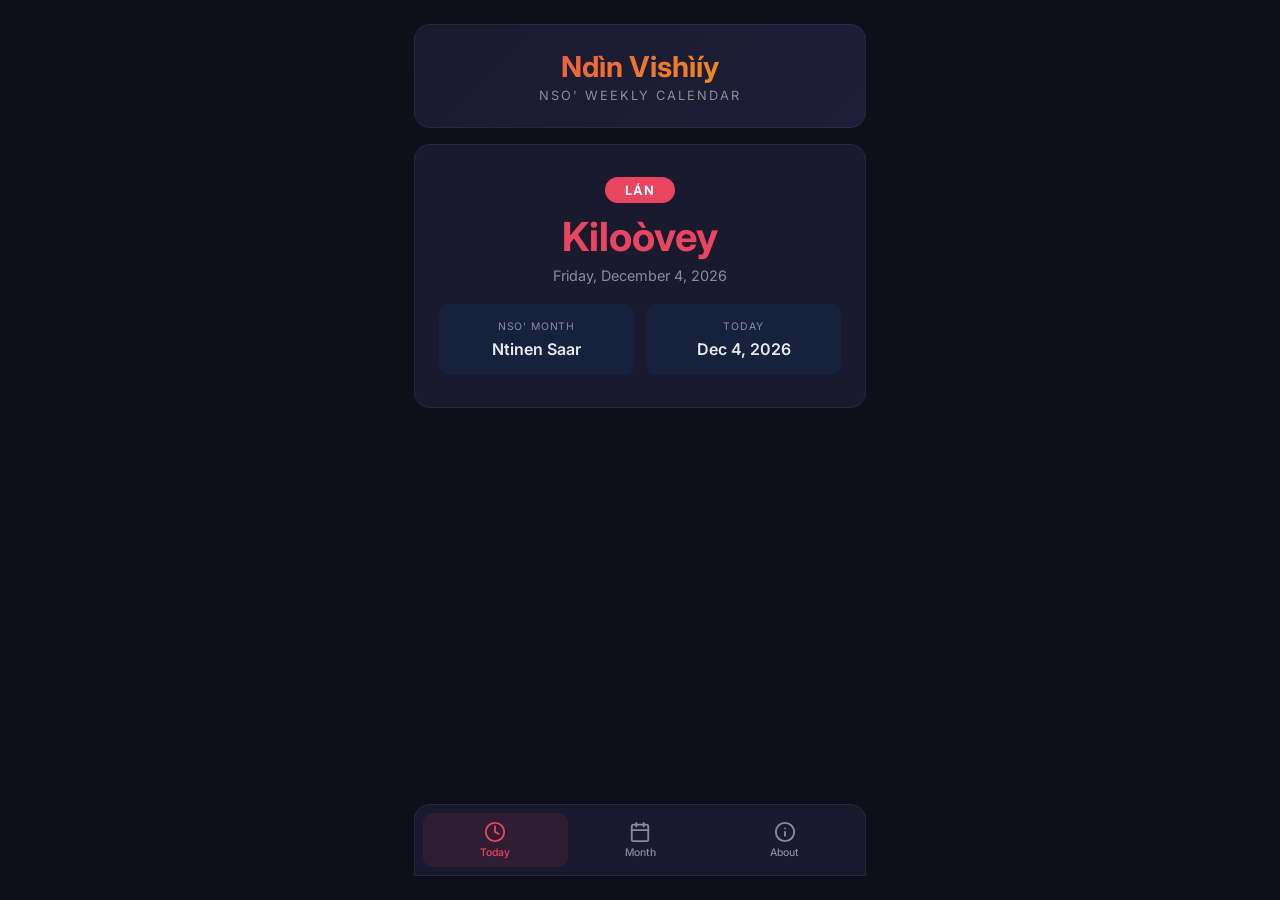
<file: index.html>
<!DOCTYPE html>
<html lang="nso">
<head>
    <meta charset="UTF-8">
    <meta name="viewport" content="width=device-width, initial-scale=1.0, user-scalable=no">
    <meta name="theme-color" content="#1a1a2e">
    <title>Nso' Calendar - Ndìn Vishìíy</title>
    <link rel="stylesheet" href="css/styles.css?v=2">
</head>
<body>
    <div class="app-container">
        <!-- Header -->
        <header class="calendar-header">
            <div class="header-top">
                <h1 class="app-title">Ndìn Vishìíy</h1>
                <span class="app-subtitle">NSO' WEEKLY CALENDAR</span>
            </div>
        </header>

        <!-- TAB: Today View -->
        <div class="tab-content active" id="tab-today">
            <div class="today-view">
                <div class="today-badge">Lán</div>
                <div class="today-nso-day" id="todayNsoDay"></div>
                <div class="today-gregorian" id="todayGregorianFull"></div>
                <div class="today-info-row">
                    <div class="today-info-card">
                        <span class="info-label">Nso' Month</span>
                        <span class="info-value" id="todayNsoMonth"></span>
                    </div>
                    <div class="today-info-card">
                        <span class="info-label">TODAY</span>
                        <span class="info-value" id="todayGregShort"></span>
                    </div>
                </div>
            </div>
        </div>

        <!-- TAB: Month View -->
        <div class="tab-content" id="tab-month">
            <div class="month-nav">
                <button class="nav-btn" id="prevMonth">
                    <svg width="24" height="24" viewBox="0 0 24 24" fill="none" stroke="currentColor" stroke-width="2.5" stroke-linecap="round" stroke-linejoin="round"><polyline points="15 18 9 12 15 6"></polyline></svg>
                </button>
                <div class="month-display">
                    <h2 class="nso-month" id="nsoMonth"></h2>
                    <span class="gregorian-month" id="gregorianMonth"></span>
                </div>
                <button class="nav-btn" id="nextMonth">
                    <svg width="24" height="24" viewBox="0 0 24 24" fill="none" stroke="currentColor" stroke-width="2.5" stroke-linecap="round" stroke-linejoin="round"><polyline points="9 18 15 12 9 6"></polyline></svg>
                </button>
            </div>
            <div class="weekday-row" id="weekdayHeaders"></div>
            <div class="calendar-grid" id="calendarGrid"></div>
            <button class="today-btn" id="todayBtn">
                <svg width="18" height="18" viewBox="0 0 24 24" fill="none" stroke="currentColor" stroke-width="2.5" stroke-linecap="round" stroke-linejoin="round"><circle cx="12" cy="12" r="10"></circle><polyline points="12 6 12 12 16 14"></polyline></svg>
                Lán (Today)
            </button>
        </div>

        <!-- TAB: About App -->
        <div class="tab-content" id="tab-about">
            <div class="about-view">
                <div class="about-icon">
                    <svg width="64" height="64" viewBox="0 0 24 24" fill="none" stroke="currentColor" stroke-width="1.5" stroke-linecap="round" stroke-linejoin="round"><rect x="3" y="4" width="18" height="18" rx="2" ry="2"></rect><line x1="16" y1="2" x2="16" y2="6"></line><line x1="8" y1="2" x2="8" y2="6"></line><line x1="3" y1="10" x2="21" y2="10"></line></svg>
                </div>
                <h2 class="about-title">Ndìn Vishìíy</h2>
                <p class="about-subtitle">NSO' WEEKLY CALENDAR</p>
                <p class="about-desc">
                    An 8-day weekly calendar in the Nso' dialect, displaying traditional weekday 
                    and month names alongside the Gregorian calendar.
                </p>
                <div class="about-author">
                    <span class="author-label">Developed by</span>
                    <span class="author-name">@Yovsi_E</span>
                </div>
                <div class="about-version">Version 1.0</div>
            </div>
        </div>

        <!-- Bottom Tab Navigation -->
        <nav class="bottom-tabs">
            <button class="tab-btn active" data-tab="today">
                <svg width="22" height="22" viewBox="0 0 24 24" fill="none" stroke="currentColor" stroke-width="2" stroke-linecap="round" stroke-linejoin="round"><circle cx="12" cy="12" r="10"></circle><polyline points="12 6 12 12 16 14"></polyline></svg>
                <span>Today</span>
            </button>
            <button class="tab-btn" data-tab="month">
                <svg width="22" height="22" viewBox="0 0 24 24" fill="none" stroke="currentColor" stroke-width="2" stroke-linecap="round" stroke-linejoin="round"><rect x="3" y="4" width="18" height="18" rx="2" ry="2"></rect><line x1="16" y1="2" x2="16" y2="6"></line><line x1="8" y1="2" x2="8" y2="6"></line><line x1="3" y1="10" x2="21" y2="10"></line></svg>
                <span>Month</span>
            </button>
            <button class="tab-btn" data-tab="about">
                <svg width="22" height="22" viewBox="0 0 24 24" fill="none" stroke="currentColor" stroke-width="2" stroke-linecap="round" stroke-linejoin="round"><circle cx="12" cy="12" r="10"></circle><line x1="12" y1="16" x2="12" y2="12"></line><line x1="12" y1="8" x2="12.01" y2="8"></line></svg>
                <span>About</span>
            </button>
        </nav>
    </div>

    <script src="js/app.js"></script>
</body>
</html>
</file>
<file: css/styles.css>
@import url('https://fonts.googleapis.com/css2?family=Inter:wght@300;400;500;600;700&display=swap');

:root {
    --bg-primary: #0f0f1a;
    --bg-card: #1a1a2e;
    --bg-cell: #16213e;
    --text-primary: #e8e8f0;
    --text-muted: #8b8ba0;
    --accent: #e94560;
    --accent-glow: rgba(233, 69, 96, 0.3);
    --gold: #f0a500;
    --gold-glow: rgba(240, 165, 0, 0.3);
    --today-bg: #e94560;
    --today-text: #ffffff;
    --border: rgba(255, 255, 255, 0.06);
    --radius: 16px;
    --radius-sm: 10px;
}

* {
    margin: 0;
    padding: 0;
    box-sizing: border-box;
}

body {
    font-family: 'Inter', system-ui, -apple-system, sans-serif;
    background: var(--bg-primary);
    color: var(--text-primary);
    min-height: 100vh;
    display: flex;
    justify-content: center;
    -webkit-tap-highlight-color: transparent;
    user-select: none;
}

.app-container {
    width: 100%;
    max-width: 420px;
    padding: 1rem;
    display: flex;
    flex-direction: column;
    gap: 1rem;
}

/* Header */
.calendar-header {
    background: linear-gradient(135deg, var(--bg-card), #1e1e3a);
    border: 1px solid var(--border);
    border-radius: var(--radius);
    padding: 1.5rem;
    text-align: center;
}

.header-top {
    display: flex;
    flex-direction: column;
    gap: 0.25rem;
}

.app-title {
    font-size: 1.6rem;
    font-weight: 700;
    background: linear-gradient(135deg, var(--accent), var(--gold));
    -webkit-background-clip: text;
    -webkit-text-fill-color: transparent;
    background-clip: text;
}

.app-subtitle {
    font-size: 0.8rem;
    color: var(--text-muted);
    letter-spacing: 0.15em;
    text-transform: uppercase;
}

.gregorian-today {
    margin-top: 0.75rem;
    font-size: 0.85rem;
    color: var(--text-muted);
    font-weight: 400;
}

/* Month Navigation */
.month-nav {
    display: flex;
    align-items: center;
    justify-content: space-between;
    background: var(--bg-card);
    border: 1px solid var(--border);
    border-radius: var(--radius);
    padding: 0.75rem 1rem;
}

.nav-btn {
    background: rgba(255, 255, 255, 0.05);
    border: 1px solid var(--border);
    border-radius: var(--radius-sm);
    color: var(--text-primary);
    width: 44px;
    height: 44px;
    display: flex;
    align-items: center;
    justify-content: center;
    cursor: pointer;
    transition: all 0.2s ease;
}

.nav-btn:active {
    background: rgba(255, 255, 255, 0.12);
    transform: scale(0.95);
}

.month-display {
    text-align: center;
    flex: 1;
}

.nso-month {
    font-size: 1.3rem;
    font-weight: 700;
    color: var(--text-primary);
}

.gregorian-month {
    font-size: 0.75rem;
    color: var(--text-muted);
    display: block;
    margin-top: 2px;
}

/* Weekday Headers */
.weekday-row {
    display: grid;
    grid-template-columns: repeat(7, 1fr);
    gap: 2px;
    padding: 0 2px;
}

.weekday-header {
    text-align: center;
    font-size: 0.7rem;
    font-weight: 600;
    color: var(--text-muted);
    padding: 0.5rem 2px;
    text-transform: none;
}

.weekday-header.today-col {
    color: var(--accent);
    font-weight: 700;
}

.weekday-header.sunday-col {
    color: var(--gold);
    font-weight: 700;
}

/* Calendar Grid */
.calendar-grid {
    display: grid;
    grid-template-columns: repeat(7, 1fr);
    gap: 3px;
}

.day-cell {
    aspect-ratio: 1;
    display: flex;
    flex-direction: column;
    align-items: center;
    justify-content: center;
    background: var(--bg-cell);
    border-radius: var(--radius-sm);
    cursor: pointer;
    transition: all 0.15s ease;
    position: relative;
    font-size: 0.85rem;
    font-weight: 500;
    border: 1px solid transparent;
}

.day-cell:active {
    transform: scale(0.93);
    background: rgba(233, 69, 96, 0.15);
}

.day-cell.empty {
    background: transparent;
    pointer-events: none;
}

.day-cell.today {
    background: var(--today-bg);
    color: var(--today-text);
    font-weight: 700;
    border: 2px solid rgba(255, 255, 255, 0.3);
    box-shadow: 0 0 16px var(--accent-glow);
}

.day-cell.country-sunday {
    background: rgba(240, 165, 0, 0.15);
    border: 1px solid rgba(240, 165, 0, 0.35);
    color: var(--gold);
    font-weight: 600;
}

.day-cell.weekend {
    background: rgba(240, 165, 0, 0.08);
}

.day-cell.other-month {
    opacity: 0.3;
}

.gregorian-date {
    font-size: 1rem;
    font-weight: 600;
    line-height: 1;
}

.nso-day-label {
    font-size: 0.55rem;
    color: var(--text-muted);
    margin-top: 2px;
    white-space: nowrap;
    overflow: hidden;
    text-overflow: ellipsis;
    max-width: 100%;
    padding: 0 1px;
}

.day-cell.today .nso-day-label {
    color: rgba(255, 255, 255, 0.75);
}

/* Today Button */
.today-btn {
    display: flex;
    align-items: center;
    justify-content: center;
    gap: 0.5rem;
    background: var(--bg-card);
    border: 1px solid var(--accent);
    border-radius: var(--radius);
    color: var(--accent);
    font-family: 'Inter', sans-serif;
    font-size: 0.9rem;
    font-weight: 600;
    padding: 0.75rem;
    cursor: pointer;
    transition: all 0.2s ease;
    width: 100%;
}

.today-btn:active {
    background: rgba(233, 69, 96, 0.1);
    transform: scale(0.97);
}

/* Tab Content */
.tab-content {
    display: none;
    flex: 1;
    overflow-y: auto;
    padding-bottom: 0.5rem;
}

.tab-content.active {
    display: flex;
    flex-direction: column;
    gap: 1rem;
}

/* Today View */
.today-view {
    display: flex;
    flex-direction: column;
    align-items: center;
    gap: 0.75rem;
    padding: 2rem 1.5rem;
    background: var(--bg-card);
    border: 1px solid var(--border);
    border-radius: var(--radius);
    text-align: center;
}

.today-badge {
    background: var(--accent);
    color: white;
    font-size: 0.8rem;
    font-weight: 700;
    padding: 0.35rem 1.25rem;
    border-radius: 9999px;
    text-transform: uppercase;
    letter-spacing: 0.1em;
}

.today-nso-day {
    font-size: 2.5rem;
    font-weight: 700;
    color: var(--accent);
    line-height: 1.1;
}

.today-gregorian {
    font-size: 0.9rem;
    color: var(--text-muted);
    margin-top: -0.25rem;
}

.today-info-row {
    display: flex;
    gap: 0.75rem;
    width: 100%;
    margin-top: 0.5rem;
}

.today-info-card {
    flex: 1;
    background: var(--bg-cell);
    border-radius: var(--radius-sm);
    padding: 1rem 0.75rem;
    display: flex;
    flex-direction: column;
    gap: 0.35rem;
}

.info-label {
    font-size: 0.65rem;
    color: var(--text-muted);
    text-transform: uppercase;
    letter-spacing: 0.08em;
}

.info-value {
    font-size: 1rem;
    font-weight: 600;
    color: var(--text-primary);
}

/* About View */
.about-view {
    display: flex;
    flex-direction: column;
    align-items: center;
    gap: 1rem;
    padding: 2rem 1.5rem;
    background: var(--bg-card);
    border: 1px solid var(--border);
    border-radius: var(--radius);
    text-align: center;
}

.about-icon {
    color: var(--accent);
    opacity: 0.7;
    margin-bottom: 0.5rem;
}

.about-title {
    font-size: 1.6rem;
    font-weight: 700;
    background: linear-gradient(135deg, var(--accent), var(--gold));
    -webkit-background-clip: text;
    -webkit-text-fill-color: transparent;
    background-clip: text;
}

.about-subtitle {
    font-size: 0.85rem;
    color: var(--text-muted);
    letter-spacing: 0.1em;
}

.about-desc {
    font-size: 0.85rem;
    color: var(--text-muted);
    line-height: 1.5;
    max-width: 300px;
}

.about-author {
    display: flex;
    flex-direction: column;
    gap: 0.25rem;
    margin-top: 1rem;
    padding: 1rem 2rem;
    background: var(--bg-cell);
    border-radius: var(--radius-sm);
}

.author-label {
    font-size: 0.7rem;
    color: var(--text-muted);
    text-transform: uppercase;
    letter-spacing: 0.08em;
}

.author-name {
    font-size: 1.1rem;
    font-weight: 700;
    color: var(--text-muted);
}

.about-version {
    font-size: 0.7rem;
    color: var(--text-muted);
    margin-top: 0.5rem;
}

/* Bottom Tab Navigation */
.bottom-tabs {
    display: flex;
    background: var(--bg-card);
    border: 1px solid var(--border);
    border-radius: var(--radius) var(--radius) 0 0;
    padding: 0.5rem;
    position: sticky;
    bottom: 0;
    margin-top: auto;
}

.tab-btn {
    flex: 1;
    display: flex;
    flex-direction: column;
    align-items: center;
    gap: 0.2rem;
    padding: 0.5rem 0.25rem;
    background: transparent;
    border: none;
    border-radius: var(--radius-sm);
    color: var(--text-muted);
    font-family: 'Inter', sans-serif;
    font-size: 0.65rem;
    font-weight: 500;
    cursor: pointer;
    transition: all 0.2s ease;
}

.tab-btn.active {
    color: var(--accent);
    background: rgba(233, 69, 96, 0.1);
}

.tab-btn:active {
    transform: scale(0.95);
}

/* Landscape / larger screens */
@media (min-width: 480px) {
    .app-container {
        padding: 1.5rem;
    }

    .app-title {
        font-size: 1.8rem;
    }

    .nso-month {
        font-size: 1.5rem;
    }

    .weekday-header {
        font-size: 0.75rem;
        padding: 0.6rem 2px;
    }

    .day-cell {
        font-size: 0.9rem;
    }

    .gregorian-date {
        font-size: 1.1rem;
    }

    .nso-day-label {
        font-size: 0.6rem;
    }
}

@media (min-width: 768px) {
    .app-container {
        max-width: 500px;
    }
}
</file>
